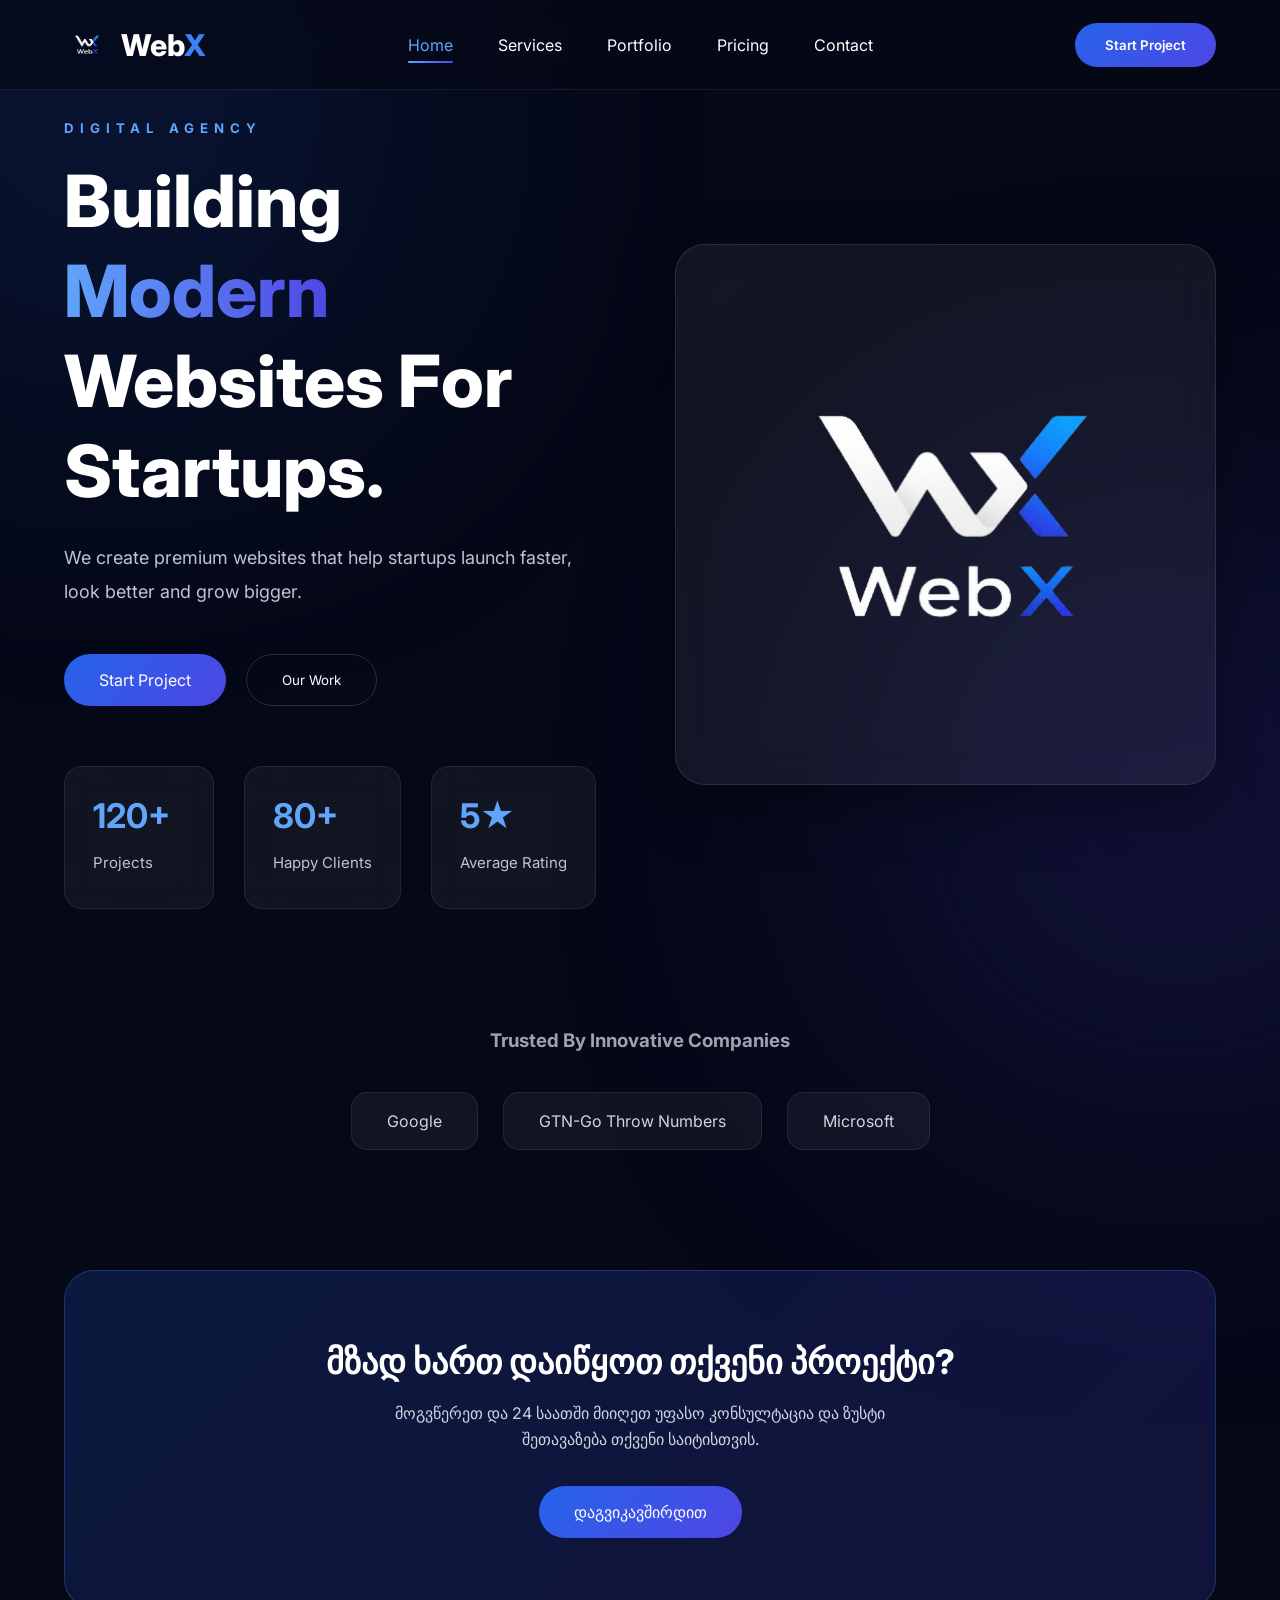
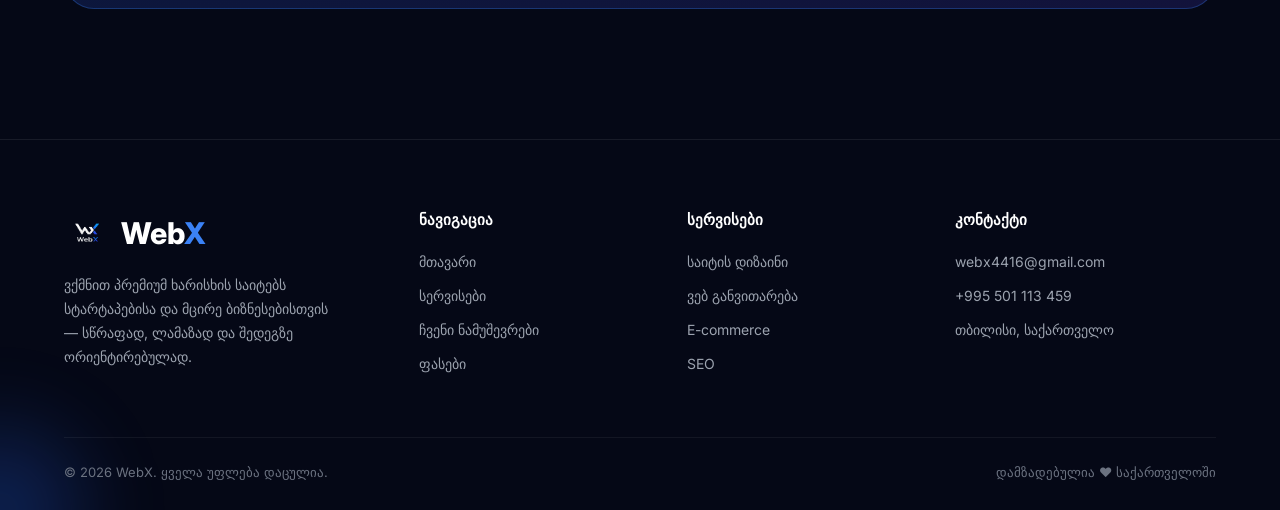
<file: index.html>
<!DOCTYPE html>
<html lang="ka">
<head>

    <meta charset="UTF-8">
    <meta name="viewport" content="width=device-width, initial-scale=1.0"> 
<meta name="google-site-verification" content="s93CuGlK6rKAL4qsILslyBq0ZxMl28fOBu7qmDHP6-4" />

    <title>WebX </title>

    <!-- Favicon -->
    <link rel="icon" type="image/png" href="ChatGPT_Image_Jul_2__2026__10_19_37_PM-removebg-preview.png">

    <link rel="stylesheet" href="style.css">

    <link href="https://fonts.googleapis.com/css2?family=Inter:wght@300;400;500;600;700;800;900&display=swap" rel="stylesheet">

</head>

<body>

<div class="background-glow glow1"></div>
<div class="background-glow glow2"></div>

<header>

<nav>

<div class="logo">

<img src="ChatGPT_Image_Jul_2__2026__10_19_37_PM-removebg-preview.png" alt="WebX logo">

<h2>Web<span>X</span></h2>

</div>

<ul>

<li><a href="index.html" class="active">Home</a></li>

<li><a href="services.html">Services</a></li>

<li><a href="portfolio.html">Portfolio</a></li>

<li><a href="pricing.html">Pricing</a></li>

<li><a href="contact.html">Contact</a></li>

</ul>

<button onclick="location.href='contact.html'">

Start Project

</button>

<button class="menu-toggle" aria-label="Toggle menu">

<span></span>

<span></span>

<span></span>

</button>

</nav>

</header>

<section class="hero">

<div class="hero-left">

<h5>

DIGITAL AGENCY

</h5>

<h1>

Building

<span>

Modern

</span>

Websites

For Startups.

</h1>

<p>

We create premium websites that help startups
launch faster, look better and grow bigger.

</p>

<div class="buttons">

<button class="primary" onclick="location.href='contact.html'">

Start Project

</button>

<button class="secondary" onclick="location.href='portfolio.html'">

Our Work

</button>

</div>

<div class="stats">

<div>

<h2>

120+

</h2>

<p>

Projects

</p>

</div>

<div>

<h2>

80+

</h2>

<p>

Happy Clients

</p>

</div>

<div>

<h2>

5★

</h2>

<p>

Average Rating

</p>

</div>

</div>

</div>

<div class="hero-right">

<div class="glass-card">

<img src="ChatGPT_Image_Jul_2__2026__10_19_37_PM-removebg-preview.png" alt="WebX website preview">

</div>

</div>

</section>

<section class="brands">

<h3>

Trusted By Innovative Companies

</h3>

<div class="brand-container">

<div class="brand">

Google

</div>

<!-- <div class="brand">

Spotify

</div> -->

<div class="brand">

GTN-Go Throw Numbers

</div>

<div class="brand">

 Microsoft

</div>

<!-- <div class="brand">

Figma

</div> -->

</div>

</section>

<section class="cta-band">

<h2>

მზად ხართ დაიწყოთ თქვენი პროექტი?

</h2>

<p>

მოგვწერეთ და 24 საათში მიიღეთ უფასო კონსულტაცია და ზუსტი შეთავაზება თქვენი საიტისთვის.

</p>

<button class="primary" onclick="location.href='contact.html'">

დაგვიკავშირდით

</button>

</section>

<footer>

<div class="footer-wrap">

<div class="footer-brand">

<div class="logo">

<img src="ChatGPT_Image_Jul_2__2026__10_19_37_PM-removebg-preview.png" alt="WebX logo">

<h2>Web<span>X</span></h2>

</div>

<p>

ვქმნით პრემიუმ ხარისხის საიტებს სტარტაპებისა და მცირე ბიზნესებისთვის — სწრაფად, ლამაზად და შედეგზე ორიენტირებულად.

</p>

</div>

<div class="footer-col">

<h4>ნავიგაცია</h4>

<ul>

<li><a href="index.html">მთავარი</a></li>

<li><a href="services.html">სერვისები</a></li>

<li><a href="portfolio.html">ჩვენი ნამუშევრები</a></li>

<li><a href="pricing.html">ფასები</a></li>

</ul>

</div>

<div class="footer-col">

<h4>სერვისები</h4>

<ul>

<li><a href="services.html">საიტის დიზაინი</a></li>

<li><a href="services.html">ვებ განვითარება</a></li>

<li><a href="services.html">E-commerce</a></li>

<li><a href="services.html">SEO</a></li>

</ul>

</div>

<div class="footer-col">

<h4>კონტაქტი</h4>

<ul>

<li><a href="mailto:webx4416@gmail.com">webx4416@gmail.com</a></li>

<li><a href="tel:+995501113459">+995 501 113 459</a></li>

<li><a href="contact.html">თბილისი, საქართველო</a></li>

</ul>

</div>

</div>

<div class="footer-bottom">

<p>© 2026 WebX. ყველა უფლება დაცულია.</p>

<p>დამზადებულია ❤ საქართველოში</p>

</div>

</footer>

<script src="webx.js"></script>

</body>

</html>
</file>
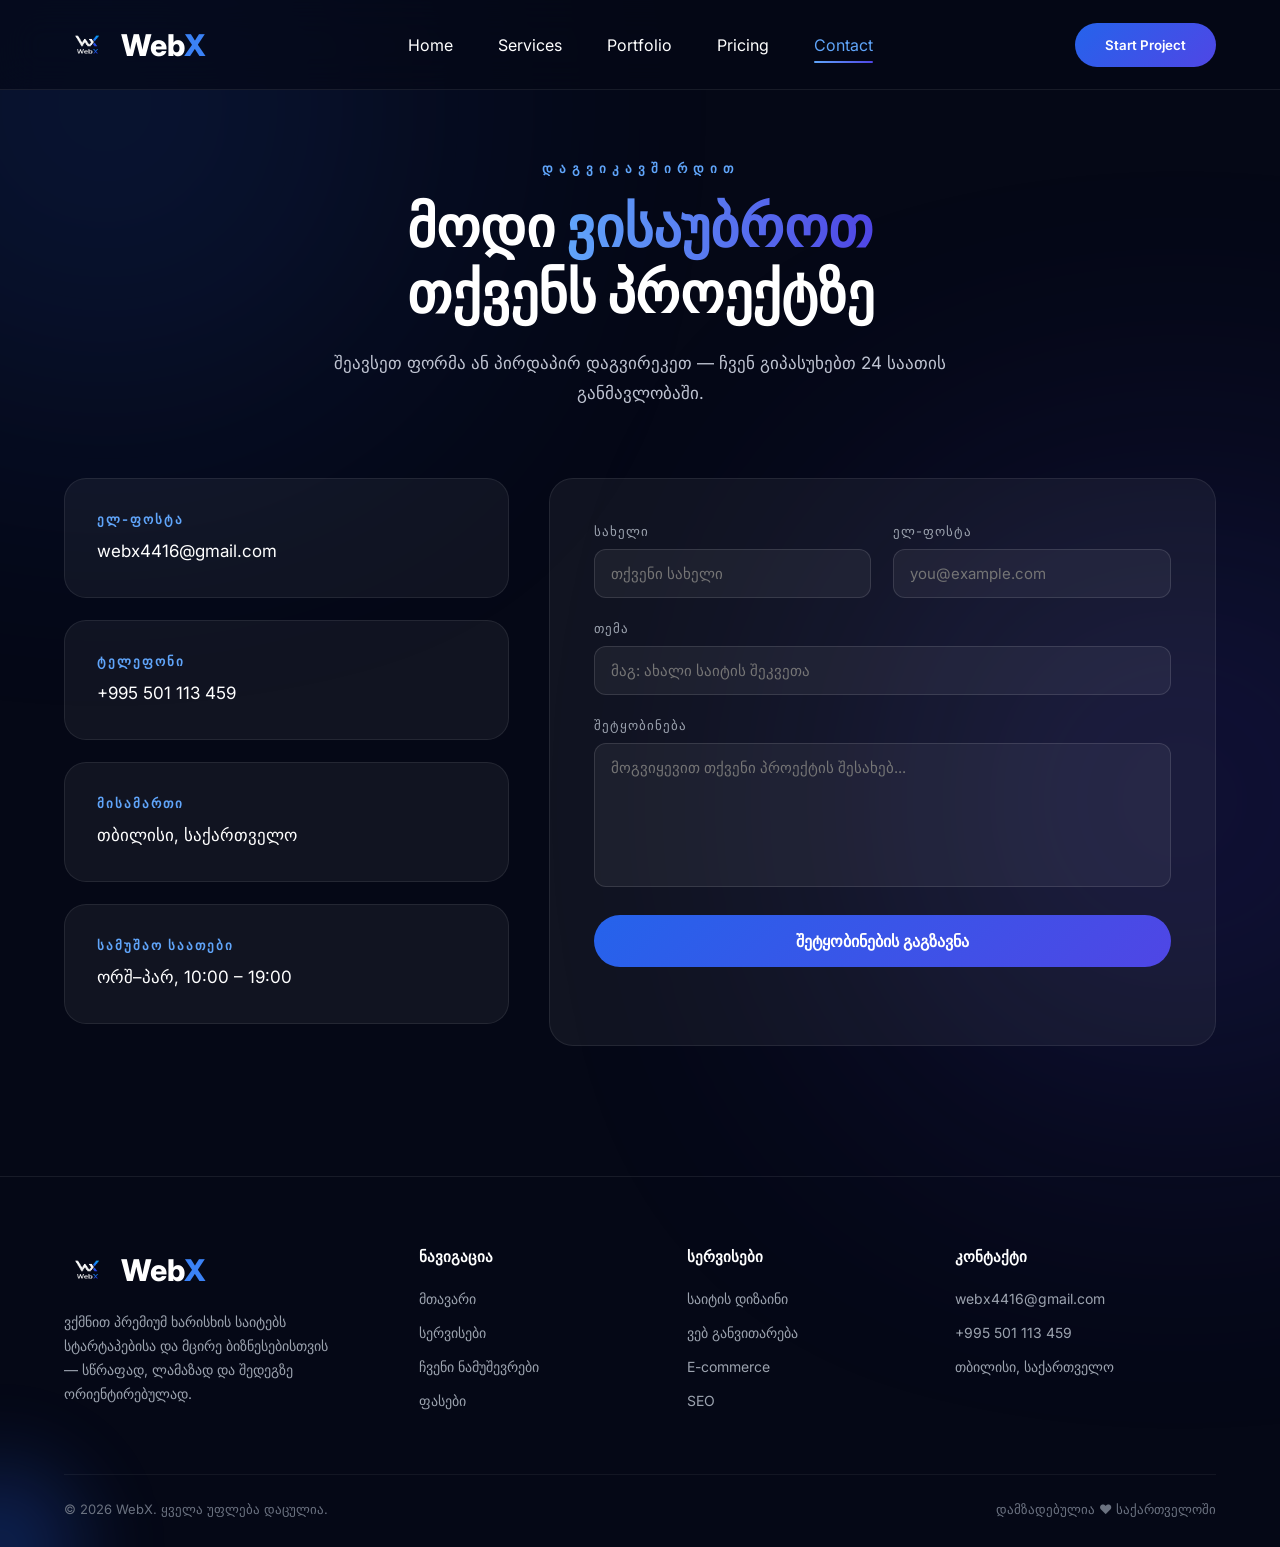
<file: contact.html>
<!DOCTYPE html>
<html lang="ka">

<head>

    <meta charset="UTF-8">
    <meta name="viewport" content="width=device-width, initial-scale=1.0"> 
<meta name="google-site-verification" content="s93CuGlK6rKAL4qsILslyBq0ZxMl28fOBu7qmDHP6-4" />

    <title>დაგვიკავშირდით | WebX</title> 
    <link rel="icon" type="image/png" href="ChatGPT_Image_Jul_2__2026__10_19_37_PM-removebg-preview.png">

    <link rel="stylesheet" href="style.css">

    <link href="https://fonts.googleapis.com/css2?family=Inter:wght@300;400;500;600;700;800;900&display=swap" rel="stylesheet">

</head>

<body>

<div class="background-glow glow1"></div>
<div class="background-glow glow2"></div>

<header>

<nav>

<div class="logo">

<img src="ChatGPT_Image_Jul_2__2026__10_19_37_PM-removebg-preview.png" alt="WebX logo">

<h2>Web<span>X</span></h2>

</div>

<ul>

<li><a href="index.html">Home</a></li>

<li><a href="services.html">Services</a></li>

<li><a href="portfolio.html">Portfolio</a></li>

<li><a href="pricing.html">Pricing</a></li>

<li><a href="contact.html" class="active">Contact</a></li>

</ul>

<button onclick="location.href='contact.html'">

Start Project

</button>

<button class="menu-toggle" aria-label="Toggle menu">

<span></span>

<span></span>

<span></span>

</button>

</nav>

</header>

<section class="page-hero">

<h5>

დაგვიკავშირდით

</h5>

<h1>

მოდი <span>ვისაუბროთ</span><br>თქვენს პროექტზე

</h1>

<p>

შეავსეთ ფორმა ან პირდაპირ დაგვირეკეთ — ჩვენ გიპასუხებთ 24 საათის განმავლობაში.

</p>

</section>

<section class="section">

<div class="contact-wrap">

<div class="contact-info">

<div class="contact-info-card">

<h4>ელ-ფოსტა</h4>

<p>webx4416@gmail.com</p>

</div>

<div class="contact-info-card">

<h4>ტელეფონი</h4>

<p>+995 501 113 459</p>

</div>

<div class="contact-info-card">

<h4>მისამართი</h4>

<p>თბილისი, საქართველო</p>

</div>

<div class="contact-info-card">

<h4>სამუშაო საათები</h4>

<p>ორშ–პარ, 10:00 – 19:00</p>

</div>

</div>

<div class="contact-form">

<form action="https://formspree.io/f/xkolkbkw" method="POST">

<div class="form-row">

<div class="form-group">

<label for="name">სახელი</label>

<input type="text" id="name" name="name" placeholder="თქვენი სახელი" required>

</div>

<div class="form-group">

<label for="email">ელ-ფოსტა</label>

<input type="email" id="email" name="email" placeholder="you@example.com" required>

</div>

</div>

<div class="form-row">

<div class="form-group full">

<label for="subject">თემა</label>

<input type="text" id="subject" name="subject" placeholder="მაგ: ახალი საიტის შეკვეთა">

</div>

</div>

<div class="form-row">

<div class="form-group full">

<label for="message">შეტყობინება</label>

<textarea id="message" name="message" rows="6" placeholder="მოგვიყევით თქვენი პროექტის შესახებ..." required></textarea>

</div>

</div>

<button type="submit">შეტყობინების გაგზავნა</button>

<p class="form-note"></p>

</form>

</div>

</div>

</section>

<footer>

<div class="footer-wrap">

<div class="footer-brand">

<div class="logo">

<img src="ChatGPT_Image_Jul_2__2026__10_19_37_PM-removebg-preview.png" alt="WebX logo">

<h2>Web<span>X</span></h2>

</div>

<p>

ვქმნით პრემიუმ ხარისხის საიტებს სტარტაპებისა და მცირე ბიზნესებისთვის — სწრაფად, ლამაზად და შედეგზე ორიენტირებულად.

</p>

</div>

<div class="footer-col">

<h4>ნავიგაცია</h4>

<ul>

<li><a href="index.html">მთავარი</a></li>

<li><a href="services.html">სერვისები</a></li>

<li><a href="portfolio.html">ჩვენი ნამუშევრები</a></li>

<li><a href="pricing.html">ფასები</a></li>

</ul>

</div>

<div class="footer-col">

<h4>სერვისები</h4>

<ul>

<li><a href="services.html">საიტის დიზაინი</a></li>

<li><a href="services.html">ვებ განვითარება</a></li>

<li><a href="services.html">E-commerce</a></li>

<li><a href="services.html">SEO</a></li>

</ul>

</div>

<div class="footer-col">

<h4>კონტაქტი</h4>

<ul>

<li><a href="mailto:webx4416@gmail.com">webx4416@gmail.com</a></li>

<li><a href="tel:+995501113459">+995 501 113 459</a></li>

<li><a href="contact.html">თბილისი, საქართველო</a></li>

</ul>

</div>

</div>

<div class="footer-bottom">

<p>© 2026 WebX. ყველა უფლება დაცულია.</p>

<p>დამზადებულია ❤ საქართველოში</p>

</div>

</footer>

<script src="webx.js"></script>

</body>

</html>
</file>
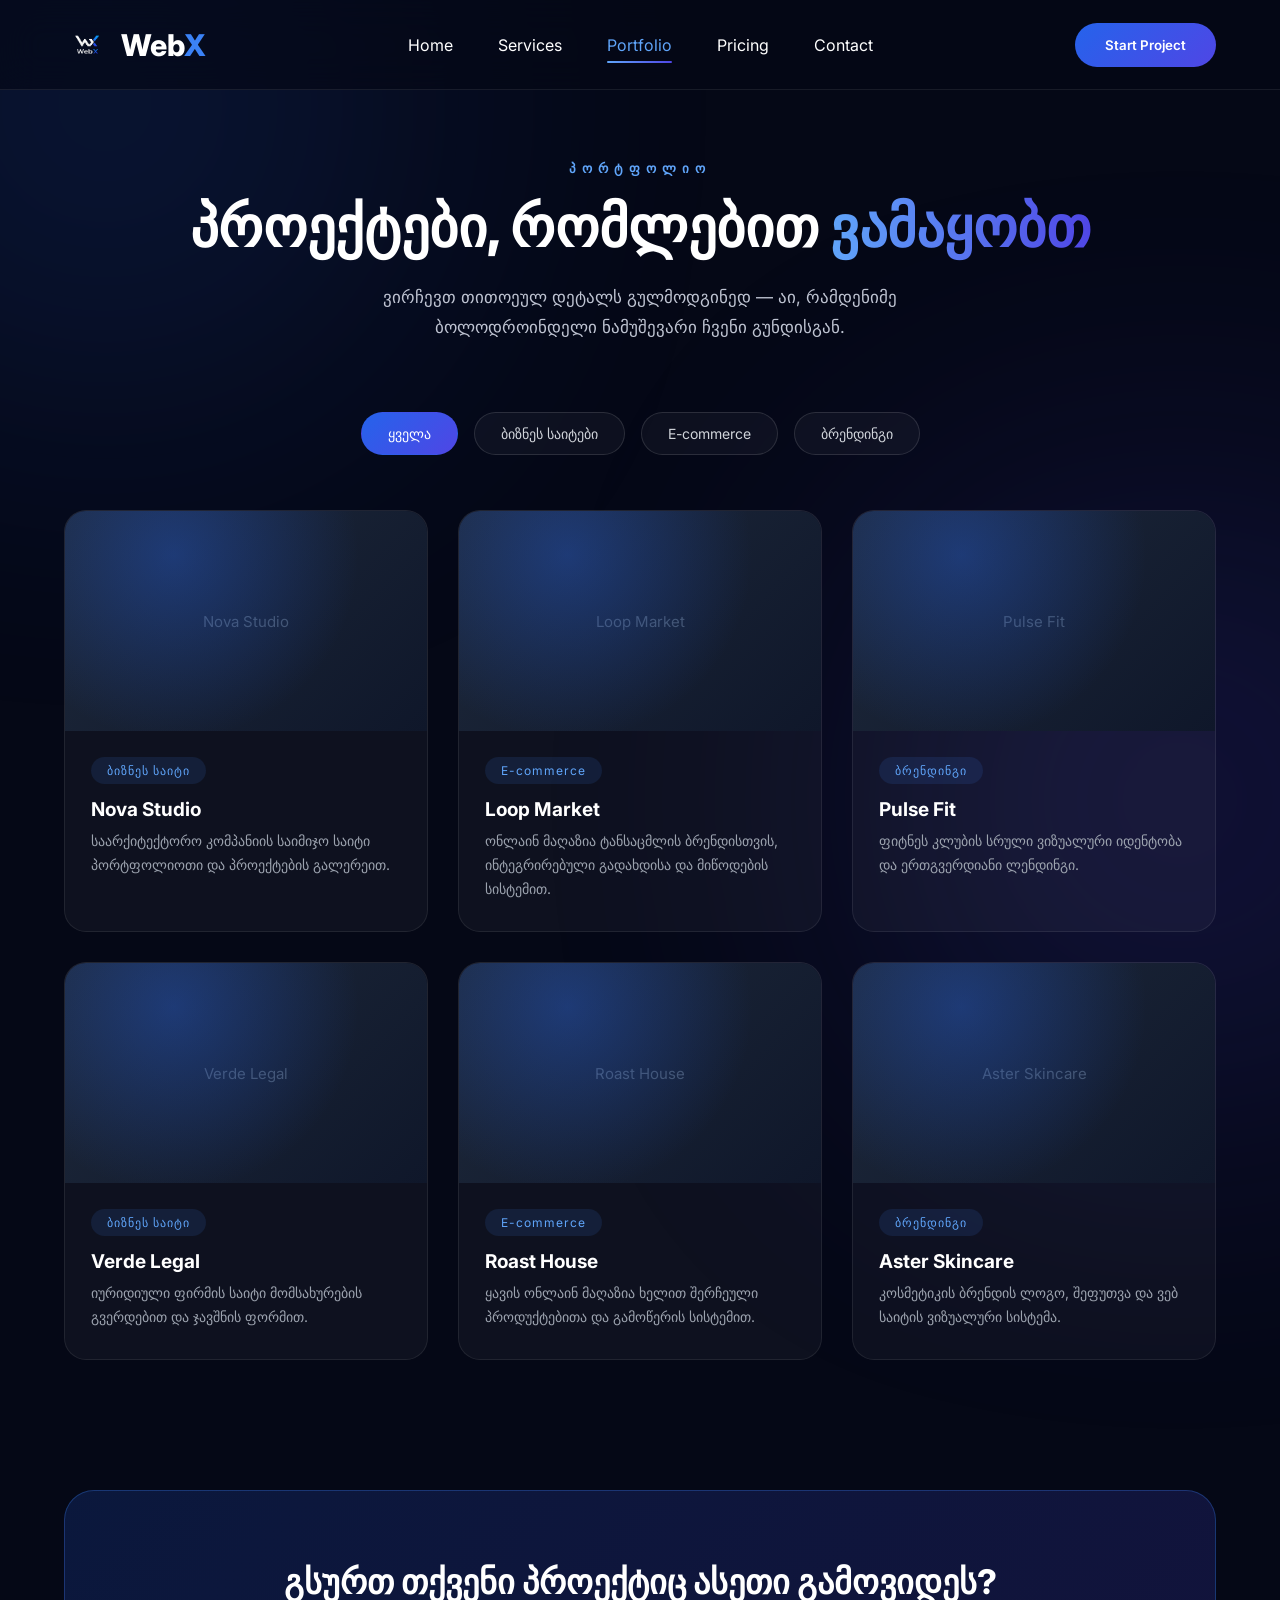
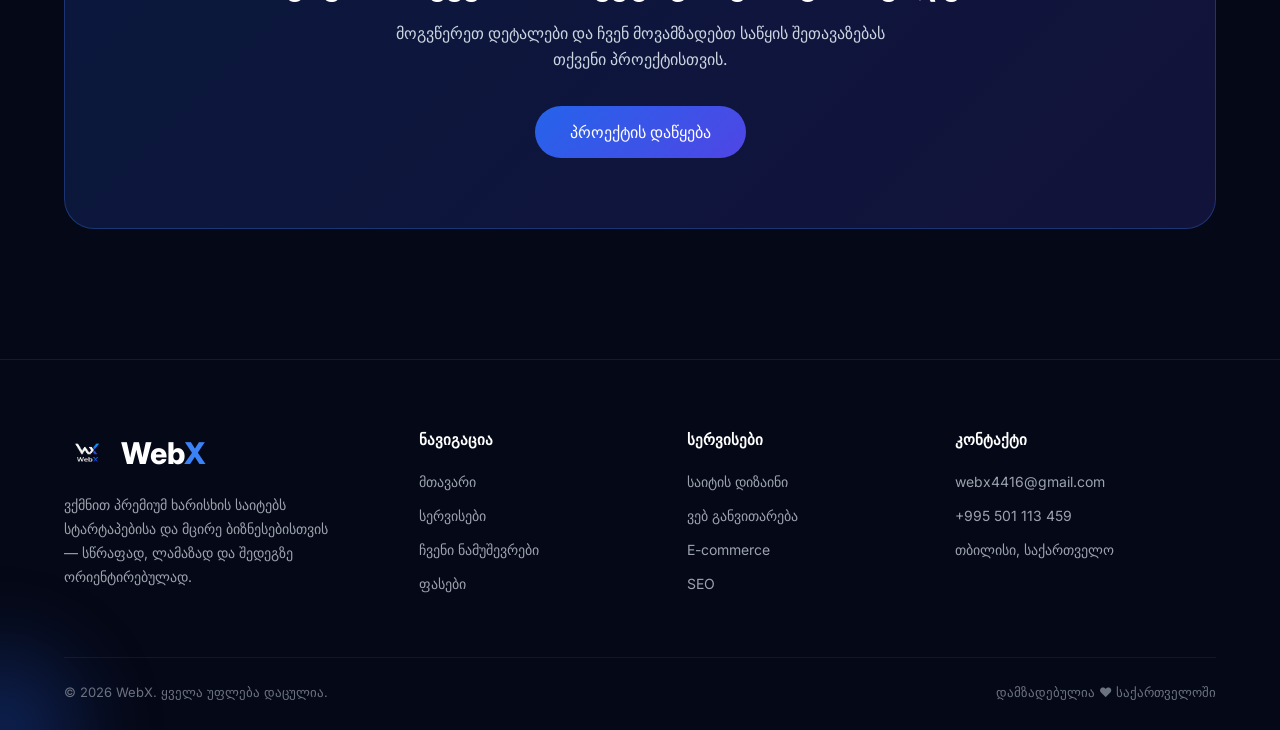
<file: portfolio.html>
<!DOCTYPE html>
<html lang="ka">

<head>

    <meta charset="UTF-8">
    <meta name="viewport" content="width=device-width, initial-scale=1.0"> 
 <meta name="google-site-verification" content="s93CuGlK6rKAL4qsILslyBq0ZxMl28fOBu7qmDHP6-4" />

    <title>ჩვენი ნამუშევრები | WebX</title> 
    <link rel="icon" type="image/png" href="ChatGPT_Image_Jul_2__2026__10_19_37_PM-removebg-preview.png">

    <link rel="stylesheet" href="style.css">

    <link href="https://fonts.googleapis.com/css2?family=Inter:wght@300;400;500;600;700;800;900&display=swap" rel="stylesheet">

</head>

<body>

<div class="background-glow glow1"></div>
<div class="background-glow glow2"></div>

<header>

<nav>

<div class="logo">

<img src="ChatGPT_Image_Jul_2__2026__10_19_37_PM-removebg-preview.png" alt="WebX logo">

<h2>Web<span>X</span></h2>

</div>

<ul>

<li><a href="index.html">Home</a></li>

<li><a href="services.html">Services</a></li>

<li><a href="portfolio.html" class="active">Portfolio</a></li>

<li><a href="pricing.html">Pricing</a></li>

<li><a href="contact.html">Contact</a></li>

</ul>

<button onclick="location.href='contact.html'">

Start Project

</button>

<button class="menu-toggle" aria-label="Toggle menu">

<span></span>

<span></span>

<span></span>

</button>

</nav>

</header>

<section class="page-hero">

<h5>

პორტფოლიო

</h5>

<h1>

პროექტები, რომლებით <span>ვამაყობთ</span>

</h1>

<p>

ვირჩევთ თითოეულ დეტალს გულმოდგინედ — აი, რამდენიმე ბოლოდროინდელი ნამუშევარი ჩვენი გუნდისგან.

</p>

</section>

<section class="section">

<div class="filter-bar">

<button class="filter-btn active" data-filter="all">ყველა</button>

<button class="filter-btn" data-filter="business">ბიზნეს საიტები</button>

<button class="filter-btn" data-filter="ecommerce">E-commerce</button>

<button class="filter-btn" data-filter="branding">ბრენდინგი</button>

</div>

<div class="portfolio-grid">

<div class="portfolio-card" data-category="business">

<div class="portfolio-thumb">Nova Studio</div>

<div class="portfolio-body">

<span class="portfolio-tag">ბიზნეს საიტი</span>

<h3>Nova Studio</h3>

<p>საარქიტექტორო კომპანიის საიმიჯო საიტი პორტფოლიოთი და პროექტების გალერეით.</p>

</div>

</div>

<div class="portfolio-card" data-category="ecommerce">

<div class="portfolio-thumb">Loop Market</div>

<div class="portfolio-body">

<span class="portfolio-tag">E-commerce</span>

<h3>Loop Market</h3>

<p>ონლაინ მაღაზია ტანსაცმლის ბრენდისთვის, ინტეგრირებული გადახდისა და მიწოდების სისტემით.</p>

</div>

</div>

<div class="portfolio-card" data-category="branding">

<div class="portfolio-thumb">Pulse Fit</div>

<div class="portfolio-body">

<span class="portfolio-tag">ბრენდინგი</span>

<h3>Pulse Fit</h3>

<p>ფიტნეს კლუბის სრული ვიზუალური იდენტობა და ერთგვერდიანი ლენდინგი.</p>

</div>

</div>

<div class="portfolio-card" data-category="business">

<div class="portfolio-thumb">Verde Legal</div>

<div class="portfolio-body">

<span class="portfolio-tag">ბიზნეს საიტი</span>

<h3>Verde Legal</h3>

<p>იურიდიული ფირმის საიტი მომსახურების გვერდებით და ჯავშნის ფორმით.</p>

</div>

</div>

<div class="portfolio-card" data-category="ecommerce">

<div class="portfolio-thumb">Roast House</div>

<div class="portfolio-body">

<span class="portfolio-tag">E-commerce</span>

<h3>Roast House</h3>

<p>ყავის ონლაინ მაღაზია ხელით შერჩეული პროდუქტებითა და გამოწერის სისტემით.</p>

</div>

</div>

<div class="portfolio-card" data-category="branding">

<div class="portfolio-thumb">Aster Skincare</div>

<div class="portfolio-body">

<span class="portfolio-tag">ბრენდინგი</span>

<h3>Aster Skincare</h3>

<p>კოსმეტიკის ბრენდის ლოგო, შეფუთვა და ვებ საიტის ვიზუალური სისტემა.</p>

</div>

</div>

</div>

</section>

<section class="cta-band">

<h2>

გსურთ თქვენი პროექტიც ასეთი გამოვიდეს?

</h2>

<p>

მოგვწერეთ დეტალები და ჩვენ მოვამზადებთ საწყის შეთავაზებას თქვენი პროექტისთვის.

</p>

<button class="primary" onclick="location.href='contact.html'">

პროექტის დაწყება

</button>

</section>

<footer>

<div class="footer-wrap">

<div class="footer-brand">

<div class="logo">

<img src="ChatGPT_Image_Jul_2__2026__10_19_37_PM-removebg-preview.png" alt="WebX logo">

<h2>Web<span>X</span></h2>

</div>

<p>

ვქმნით პრემიუმ ხარისხის საიტებს სტარტაპებისა და მცირე ბიზნესებისთვის — სწრაფად, ლამაზად და შედეგზე ორიენტირებულად.

</p>

</div>

<div class="footer-col">

<h4>ნავიგაცია</h4>

<ul>

<li><a href="index.html">მთავარი</a></li>

<li><a href="services.html">სერვისები</a></li>

<li><a href="portfolio.html">ჩვენი ნამუშევრები</a></li>

<li><a href="pricing.html">ფასები</a></li>

</ul>

</div>

<div class="footer-col">

<h4>სერვისები</h4>

<ul>

<li><a href="services.html">საიტის დიზაინი</a></li>

<li><a href="services.html">ვებ განვითარება</a></li>

<li><a href="services.html">E-commerce</a></li>

<li><a href="services.html">SEO</a></li>

</ul>

</div>

<div class="footer-col">

<h4>კონტაქტი</h4>

<ul>

<li><a href="mailto:webx4416@gmail.com">webx4416@gmail.com</a></li>

<li><a href="tel:+995501113459">+995 501 113 459</a></li>

<li><a href="contact.html">თბილისი, საქართველო</a></li>

</ul>

</div>

</div>

<div class="footer-bottom">

<p>© 2026 WebX. ყველა უფლება დაცულია.</p>

<p>დამზადებულია ❤ საქართველოში</p>

</div>

</footer>

<script src="webx.js"></script>

</body>

</html>
</file>
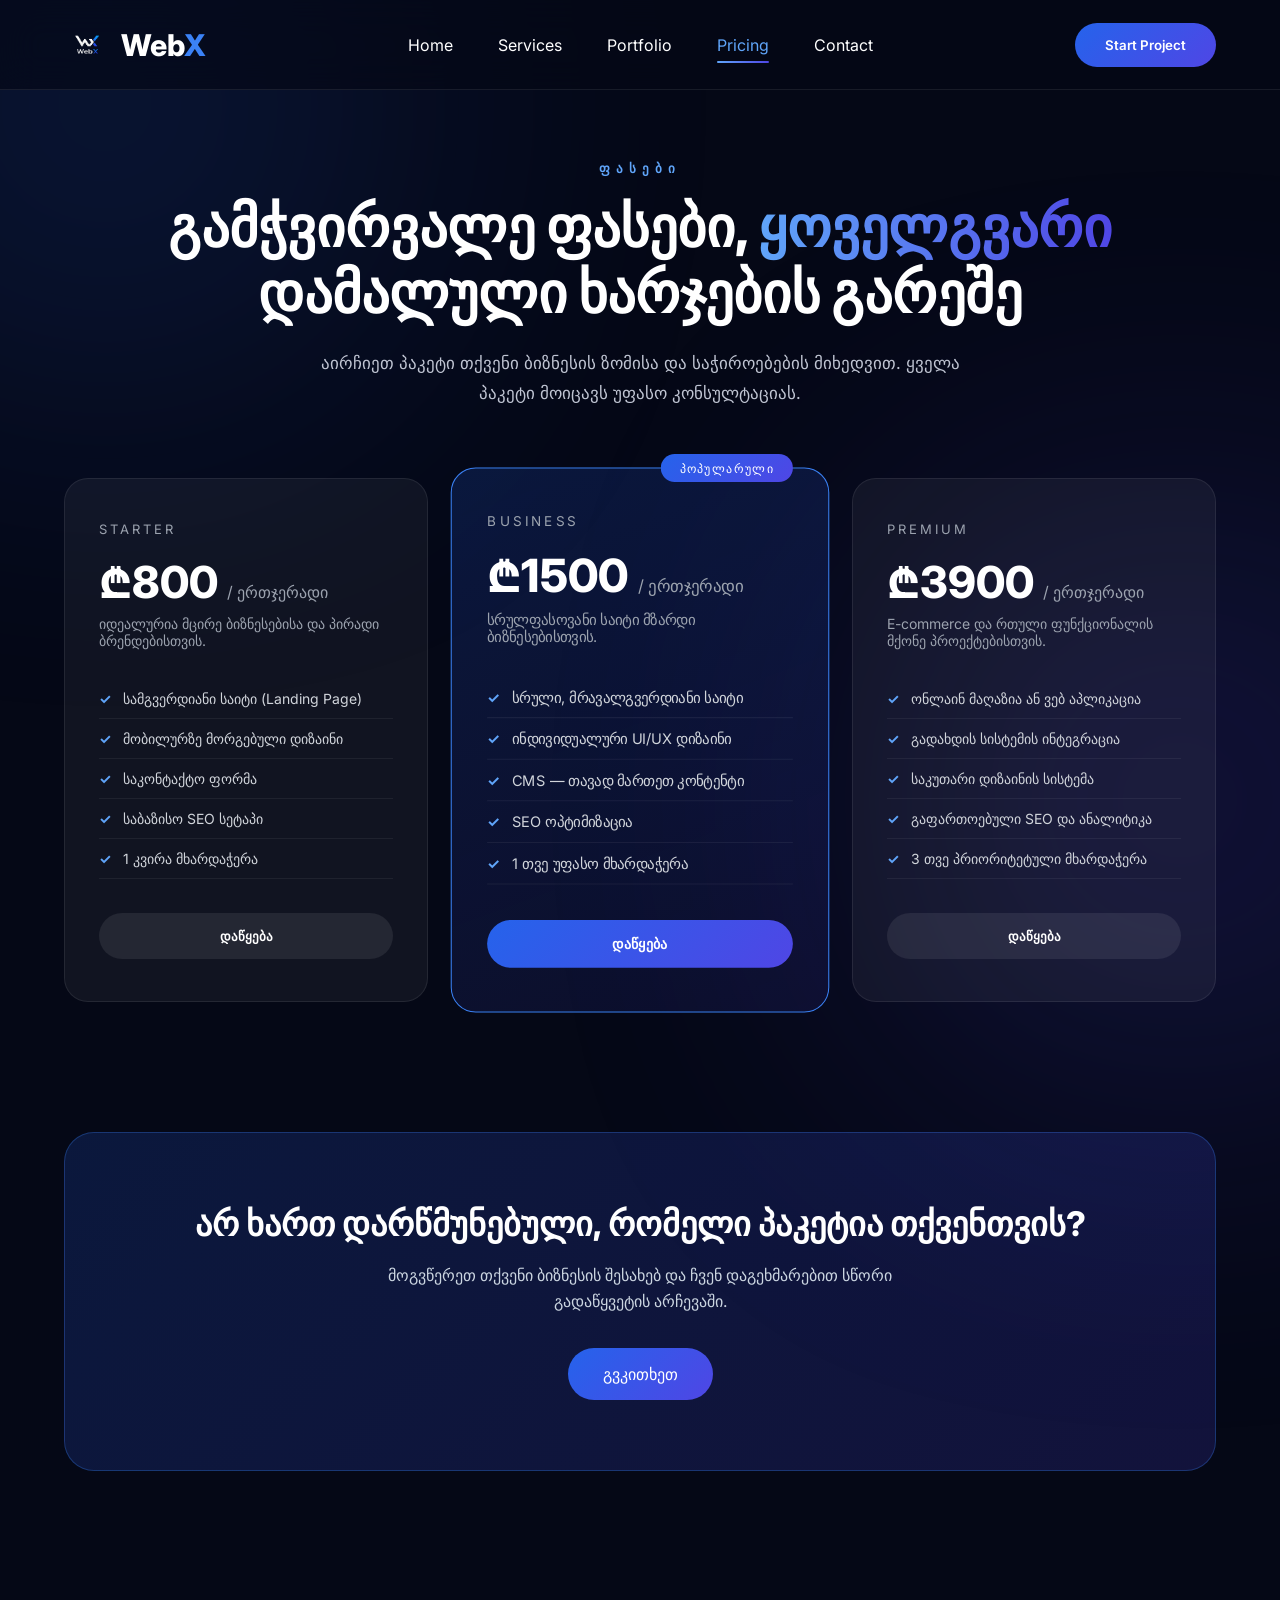
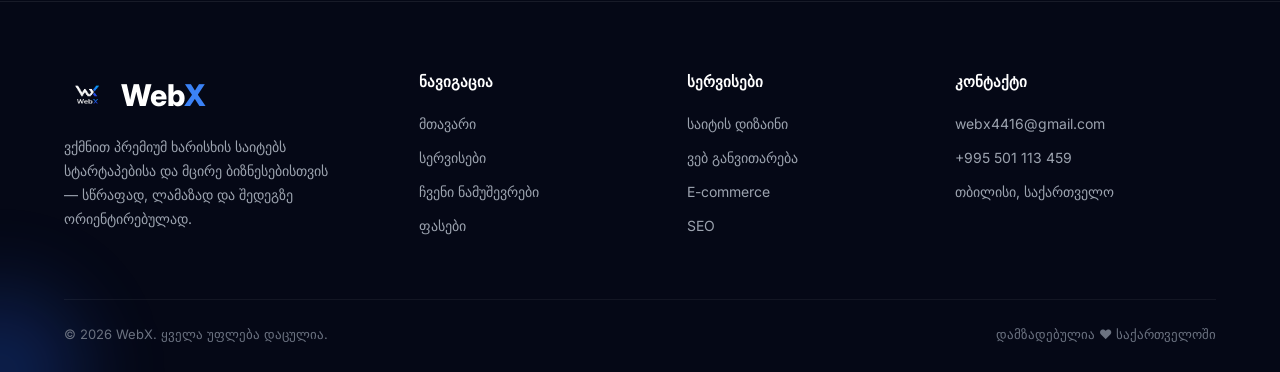
<file: pricing.html>
<!DOCTYPE html>
<html lang="ka">

<head>

    <meta charset="UTF-8">
    <meta name="viewport" content="width=device-width, initial-scale=1.0"> 
    <meta name="google-site-verification" content="s93CuGlK6rKAL4qsILslyBq0ZxMl28fOBu7qmDHP6-4" />

    <title>ფასები | WebX</title> 

    <link rel="icon" type="image/png" href="ChatGPT_Image_Jul_2__2026__10_19_37_PM-removebg-preview.png">

    <link rel="stylesheet" href="style.css">

    <link href="https://fonts.googleapis.com/css2?family=Inter:wght@300;400;500;600;700;800;900&display=swap" rel="stylesheet">

</head>

<body>

<div class="background-glow glow1"></div>
<div class="background-glow glow2"></div>

<header>

<nav>

<div class="logo">

<img src="ChatGPT_Image_Jul_2__2026__10_19_37_PM-removebg-preview.png" alt="WebX logo">

<h2>Web<span>X</span></h2>

</div>

<ul>

<li><a href="index.html">Home</a></li>

<li><a href="services.html">Services</a></li>

<li><a href="portfolio.html">Portfolio</a></li>

<li><a href="pricing.html" class="active">Pricing</a></li>

<li><a href="contact.html">Contact</a></li>

</ul>

<button onclick="location.href='contact.html'">

Start Project

</button>

<button class="menu-toggle" aria-label="Toggle menu">

<span></span>

<span></span>

<span></span>

</button>

</nav>

</header>

<section class="page-hero">

<h5>

ფასები

</h5>

<h1>

გამჭვირვალე ფასები, <span>ყოველგვარი</span><br>დამალული ხარჯების გარეშე

</h1>

<p>

აირჩიეთ პაკეტი თქვენი ბიზნესის ზომისა და საჭიროებების მიხედვით. ყველა პაკეტი მოიცავს უფასო კონსულტაციას.

</p>

</section>

<section class="section">

<div class="pricing-grid">

<div class="price-card">

<div class="price-plan">STARTER</div>

<div class="price-amount">₾800 <span>/ ერთჯერადი</span></div>

<div class="price-desc">იდეალურია მცირე ბიზნესებისა და პირადი ბრენდებისთვის.</div>

<ul class="price-features">

<li>სამგვერდიანი საიტი (Landing Page)</li>

<li>მობილურზე მორგებული დიზაინი</li>

<li>საკონტაქტო ფორმა</li>

<li>საბაზისო SEO სეტაპი</li>

<li>1 კვირა მხარდაჭერა</li>

</ul>

<button onclick="location.href='contact.html'">დაწყება</button>

</div>

<div class="price-card featured">

<div class="price-badge">პოპულარული</div>

<div class="price-plan">BUSINESS</div>

<div class="price-amount">₾1500 <span>/ ერთჯერადი</span></div>

<div class="price-desc">სრულფასოვანი საიტი მზარდი ბიზნესებისთვის.</div>

<ul class="price-features">

<li>სრული, მრავალგვერდიანი საიტი</li>

<li>ინდივიდუალური UI/UX დიზაინი</li>

<li>CMS — თავად მართეთ კონტენტი</li>

<li>SEO ოპტიმიზაცია</li>

<li>1 თვე უფასო მხარდაჭერა</li>

</ul>

<button onclick="location.href='contact.html'">დაწყება</button>

</div>

<div class="price-card">

<div class="price-plan">PREMIUM</div>

<div class="price-amount">₾3900 <span>/ ერთჯერადი</span></div>

<div class="price-desc">E-commerce და რთული ფუნქციონალის მქონე პროექტებისთვის.</div>

<ul class="price-features">

<li>ონლაინ მაღაზია ან ვებ აპლიკაცია</li>

<li>გადახდის სისტემის ინტეგრაცია</li>

<li>საკუთარი დიზაინის სისტემა</li>

<li>გაფართოებული SEO და ანალიტიკა</li>

<li>3 თვე პრიორიტეტული მხარდაჭერა</li>

</ul>

<button onclick="location.href='contact.html'">დაწყება</button>

</div>

</div>

</section>

<section class="cta-band">

<h2>

არ ხართ დარწმუნებული, რომელი პაკეტია თქვენთვის?

</h2>

<p>

მოგვწერეთ თქვენი ბიზნესის შესახებ და ჩვენ დაგეხმარებით სწორი გადაწყვეტის არჩევაში.

</p>

<button class="primary" onclick="location.href='contact.html'">

გვკითხეთ

</button>

</section>

<footer>

<div class="footer-wrap">

<div class="footer-brand">

<div class="logo">

<img src="ChatGPT_Image_Jul_2__2026__10_19_37_PM-removebg-preview.png" alt="WebX logo">

<h2>Web<span>X</span></h2>

</div>

<p>

ვქმნით პრემიუმ ხარისხის საიტებს სტარტაპებისა და მცირე ბიზნესებისთვის — სწრაფად, ლამაზად და შედეგზე ორიენტირებულად.

</p>

</div>

<div class="footer-col">

<h4>ნავიგაცია</h4>

<ul>

<li><a href="index.html">მთავარი</a></li>

<li><a href="services.html">სერვისები</a></li>

<li><a href="portfolio.html">ჩვენი ნამუშევრები</a></li>

<li><a href="pricing.html">ფასები</a></li>

</ul>

</div>

<div class="footer-col">

<h4>სერვისები</h4>

<ul>

<li><a href="services.html">საიტის დიზაინი</a></li>

<li><a href="services.html">ვებ განვითარება</a></li>

<li><a href="services.html">E-commerce</a></li>

<li><a href="services.html">SEO</a></li>

</ul>

</div>

<div class="footer-col">

<h4>კონტაქტი</h4>

<ul>

<li><a href="mailto:webx4416@gmail.com">webx4416@gmail.com</a></li>

<li><a href="tel:+995501113459">+995 501 113 459</a></li>

<li><a href="contact.html">თბილისი, საქართველო</a></li>

</ul>

</div>

</div>

<div class="footer-bottom">

<p>© 2026 WebX. ყველა უფლება დაცულია.</p>

<p>დამზადებულია ❤ საქართველოში</p>

</div>

</footer>

<script src="webx.js"></script>

</body>

</html>
</file>
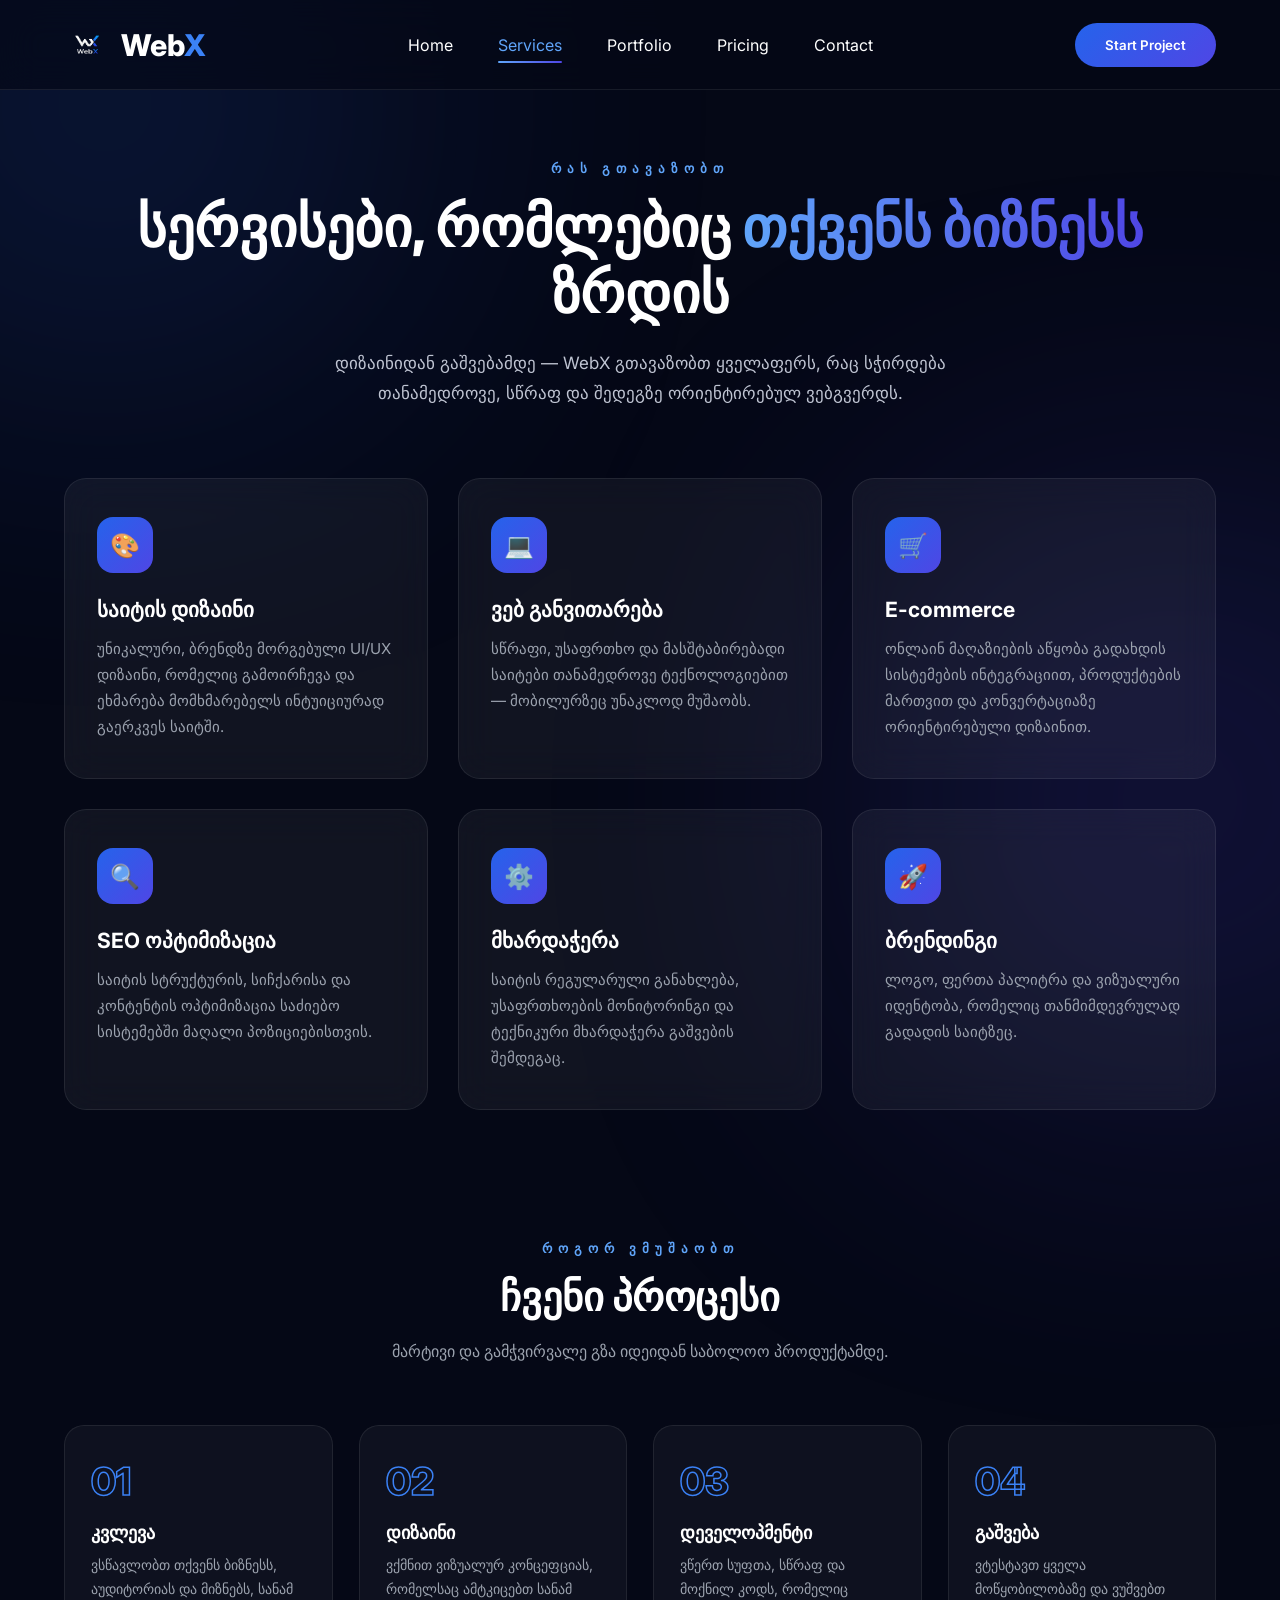
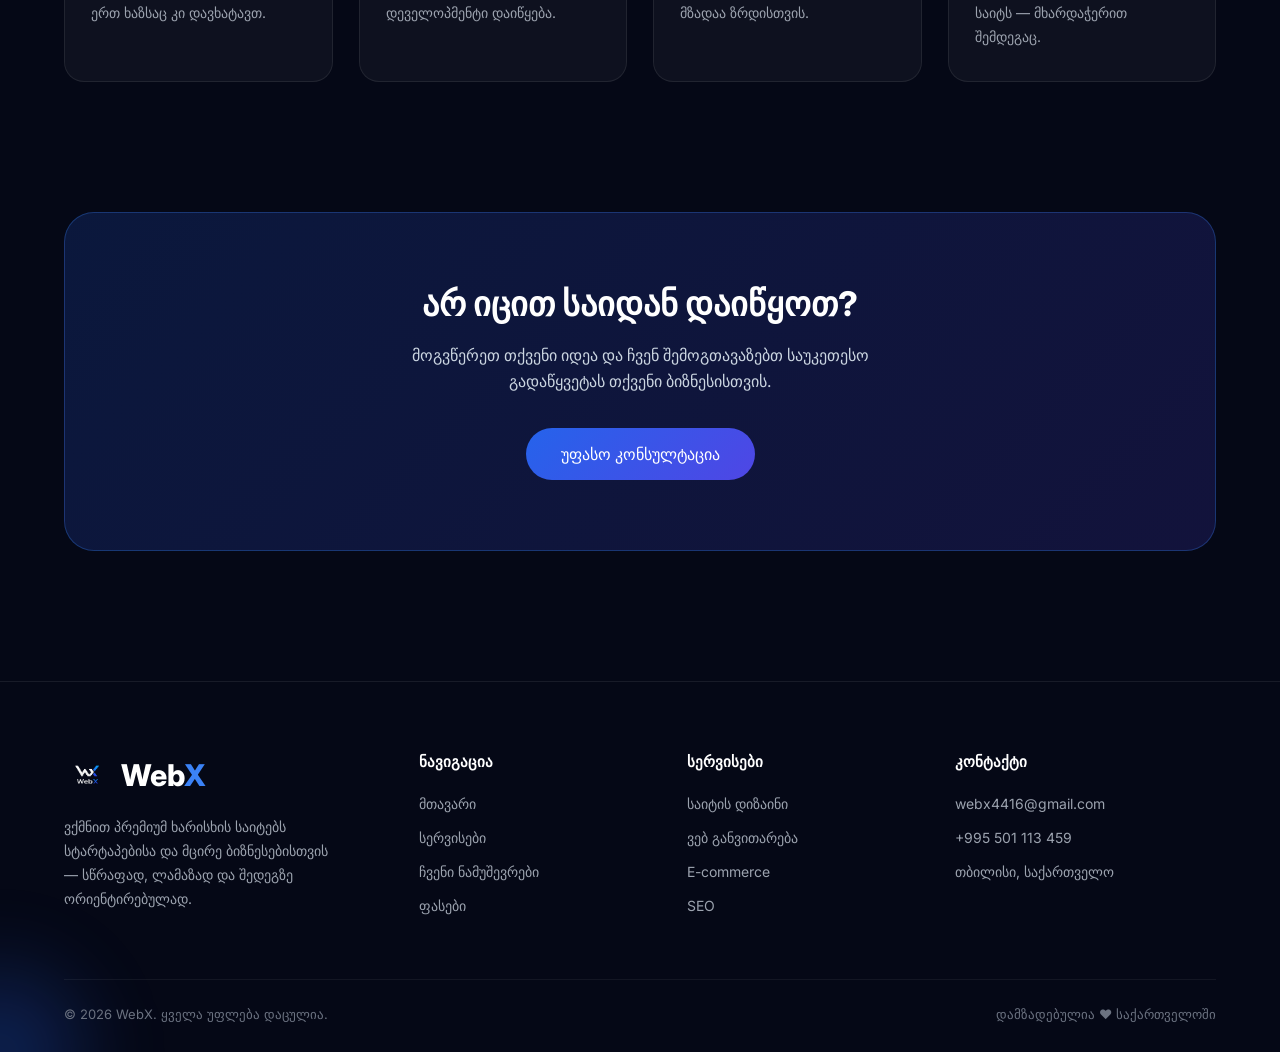
<file: services.html>
<!DOCTYPE html>
<html lang="ka">

<head>

    <meta charset="UTF-8">
    <meta name="viewport" content="width=device-width, initial-scale=1.0"> 
  <meta name="google-site-verification" content="s93CuGlK6rKAL4qsILslyBq0ZxMl28fOBu7qmDHP6-4" />

    <title>სერვისები | WebX</title>
<link rel="icon" type="image/png" href="ChatGPT_Image_Jul_2__2026__10_19_37_PM-removebg-preview.png">
    <link rel="stylesheet" href="style.css">

    <link href="https://fonts.googleapis.com/css2?family=Inter:wght@300;400;500;600;700;800;900&display=swap" rel="stylesheet">

</head>

<body>

<div class="background-glow glow1"></div>
<div class="background-glow glow2"></div>

<header>

<nav>

<div class="logo">

<img src="ChatGPT_Image_Jul_2__2026__10_19_37_PM-removebg-preview.png" alt="WebX logo">

<h2>Web<span>X</span></h2>

</div>

<ul>

<li><a href="index.html">Home</a></li>

<li><a href="services.html" class="active">Services</a></li>

<li><a href="portfolio.html">Portfolio</a></li>

<li><a href="pricing.html">Pricing</a></li>

<li><a href="contact.html">Contact</a></li>

</ul>

<button onclick="location.href='contact.html'">

Start Project

</button>

<button class="menu-toggle" aria-label="Toggle menu">

<span></span>

<span></span>

<span></span>

</button>

</nav>

</header>

<section class="page-hero">

<h5>

რას გთავაზობთ

</h5>

<h1>

სერვისები, რომლებიც <span>თქვენს ბიზნესს</span><br>ზრდის

</h1>

<p>

დიზაინიდან გაშვებამდე — WebX გთავაზობთ ყველაფერს, რაც სჭირდება თანამედროვე,
სწრაფ და შედეგზე ორიენტირებულ ვებგვერდს.

</p>

</section>

<section class="section">

<div class="services-grid">

<div class="service-card">

<div class="service-icon">🎨</div>

<h3>საიტის დიზაინი</h3>

<p>უნიკალური, ბრენდზე მორგებული UI/UX დიზაინი, რომელიც გამოირჩევა და ეხმარება მომხმარებელს ინტუიციურად გაერკვეს საიტში.</p>

</div>

<div class="service-card">

<div class="service-icon">💻</div>

<h3>ვებ განვითარება</h3>

<p>სწრაფი, უსაფრთხო და მასშტაბირებადი საიტები თანამედროვე ტექნოლოგიებით — მობილურზეც უნაკლოდ მუშაობს.</p>

</div>

<div class="service-card">

<div class="service-icon">🛒</div>

<h3>E-commerce</h3>

<p>ონლაინ მაღაზიების აწყობა გადახდის სისტემების ინტეგრაციით, პროდუქტების მართვით და კონვერტაციაზე ორიენტირებული დიზაინით.</p>

</div>

<div class="service-card">

<div class="service-icon">🔍</div>

<h3>SEO ოპტიმიზაცია</h3>

<p>საიტის სტრუქტურის, სიჩქარისა და კონტენტის ოპტიმიზაცია საძიებო სისტემებში მაღალი პოზიციებისთვის.</p>

</div>

<div class="service-card">

<div class="service-icon">⚙️</div>

<h3>მხარდაჭერა</h3>

<p>საიტის რეგულარული განახლება, უსაფრთხოების მონიტორინგი და ტექნიკური მხარდაჭერა გაშვების შემდეგაც.</p>

</div>

<div class="service-card">

<div class="service-icon">🚀</div>

<h3>ბრენდინგი</h3>

<p>ლოგო, ფერთა პალიტრა და ვიზუალური იდენტობა, რომელიც თანმიმდევრულად გადადის საიტზეც.</p>

</div>

</div>

</section>

<section class="section">

<div class="section-head">

<h5>როგორ ვმუშაობთ</h5>

<h2>ჩვენი პროცესი</h2>

<p>მარტივი და გამჭვირვალე გზა იდეიდან საბოლოო პროდუქტამდე.</p>

</div>

<div class="process-grid">

<div class="process-card">

<div class="process-num">01</div>

<h4>კვლევა</h4>

<p>ვსწავლობთ თქვენს ბიზნესს, აუდიტორიას და მიზნებს, სანამ ერთ ხაზსაც კი დავხატავთ.</p>

</div>

<div class="process-card">

<div class="process-num">02</div>

<h4>დიზაინი</h4>

<p>ვქმნით ვიზუალურ კონცეფციას, რომელსაც ამტკიცებთ სანამ დეველოპმენტი დაიწყება.</p>

</div>

<div class="process-card">

<div class="process-num">03</div>

<h4>დეველოპმენტი</h4>

<p>ვწერთ სუფთა, სწრაფ და მოქნილ კოდს, რომელიც მზადაა ზრდისთვის.</p>

</div>

<div class="process-card">

<div class="process-num">04</div>

<h4>გაშვება</h4>

<p>ვტესტავთ ყველა მოწყობილობაზე და ვუშვებთ საიტს — მხარდაჭერით შემდეგაც.</p>

</div>

</div>

</section>

<section class="cta-band">

<h2>

არ იცით საიდან დაიწყოთ?

</h2>

<p>

მოგვწერეთ თქვენი იდეა და ჩვენ შემოგთავაზებთ საუკეთესო გადაწყვეტას თქვენი ბიზნესისთვის.

</p>

<button class="primary" onclick="location.href='contact.html'">

უფასო კონსულტაცია

</button>

</section>

<footer>

<div class="footer-wrap">

<div class="footer-brand">

<div class="logo">

<img src="ChatGPT_Image_Jul_2__2026__10_19_37_PM-removebg-preview.png" alt="WebX logo">

<h2>Web<span>X</span></h2>

</div>

<p>

ვქმნით პრემიუმ ხარისხის საიტებს სტარტაპებისა და მცირე ბიზნესებისთვის — სწრაფად, ლამაზად და შედეგზე ორიენტირებულად.

</p>

</div>

<div class="footer-col">

<h4>ნავიგაცია</h4>

<ul>

<li><a href="index.html">მთავარი</a></li>

<li><a href="services.html">სერვისები</a></li>

<li><a href="portfolio.html">ჩვენი ნამუშევრები</a></li>

<li><a href="pricing.html">ფასები</a></li>

</ul>

</div>

<div class="footer-col">

<h4>სერვისები</h4>

<ul>

<li><a href="services.html">საიტის დიზაინი</a></li>

<li><a href="services.html">ვებ განვითარება</a></li>

<li><a href="services.html">E-commerce</a></li>

<li><a href="services.html">SEO</a></li>

</ul>

</div>

<div class="footer-col">

<h4>კონტაქტი</h4>

<ul>

<li><a href="mailto:webx4416@gmail.com">webx4416@gmail.com</a></li>

<li><a href="tel:+995501113459">+995 501 113 459</a></li>

<li><a href="contact.html">თბილისი, საქართველო</a></li>

</ul>

</div>

</div>

<div class="footer-bottom">

<p>© 2026 WebX. ყველა უფლება დაცულია.</p>

<p>დამზადებულია ❤ საქართველოში</p>

</div>

</footer>

<script src="webx.js"></script>

</body>

</html>
</file>
<file: style.css>
/* ============================= */
/* GOOGLE FONT */
/* ============================= */

*{
    margin:0;
    padding:0;
    box-sizing:border-box;
    font-family:'Inter',sans-serif;
}

html{
    scroll-behavior:smooth;
}

body{
    background:#050816;
    color:white;
    overflow-x:hidden;
}

/* ============================= */
/* BACKGROUND GLOW */
/* ============================= */

.background-glow{
    position:fixed;
    border-radius:50%;
    filter:blur(180px);
    z-index:-1;
}

.glow1{
    width:450px;
    height:450px;
    background:#2563eb;
    top:-120px;
    left:-120px;
    opacity:.30;
}

.glow2{
    width:500px;
    height:500px;
    background:#4f46e5;
    bottom:-150px;
    right:-150px;
    opacity:.30;
}

/* ============================= */
/* NAVBAR */
/* ============================= */

header{
    width:100%;
    position:fixed;
    top:0;
    left:0;
    backdrop-filter:blur(18px);
    background:rgba(5,8,22,.65);
    border-bottom:1px solid rgba(255,255,255,.08);
    z-index:999;
}

nav{
    width:90%;
    max-width:1400px;
    margin:auto;
    display:flex;
    justify-content:space-between;
    align-items:center;
    padding:22px 0;
}

.logo{
    display:flex;
    align-items:center;
    gap:12px;
}

.logo img{
    width:45px;
}

.logo h2{
    font-size:30px;
    font-weight:800;
}

.logo span{
    color:#3b82f6;
}

nav ul{
    display:flex;
    list-style:none;
    gap:45px;
}

nav ul li a{
    color:white;
    text-decoration:none;
    transition:.35s;
    font-size:16px;
    position:relative;
    padding-bottom:4px;
}

nav ul li a:hover{
    color:#3b82f6;
}

nav ul li a.active{
    color:#60a5fa;
}

nav ul li a.active::after{
    content:'';
    position:absolute;
    left:0;
    bottom:-4px;
    width:100%;
    height:2px;
    background:linear-gradient(90deg,#60a5fa,#4f46e5);
    border-radius:2px;
}

nav button{
    padding:14px 30px;
    border:none;
    border-radius:50px;
    background:linear-gradient(135deg,#2563eb,#4f46e5);
    color:white;
    cursor:pointer;
    font-weight:600;
    transition:.35s;
}

nav button:hover{
    transform:translateY(-3px);
    box-shadow:0 0 30px rgba(37,99,235,.45);
}

.menu-toggle{
    display:none;
    flex-direction:column;
    gap:5px;
    background:transparent;
    border:none;
    cursor:pointer;
    padding:8px;
}

.menu-toggle span{
    width:26px;
    height:2px;
    background:white;
    border-radius:2px;
    transition:.35s;
}

@media(max-width:992px){

nav ul.mobile-open{
    display:flex;
    flex-direction:column;
    position:absolute;
    top:100%;
    left:0;
    width:100%;
    background:rgba(5,8,22,.97);
    backdrop-filter:blur(18px);
    padding:30px 8%;
    gap:26px;
    border-bottom:1px solid rgba(255,255,255,.08);
}

}

/* ============================= */
/* HERO */
/* ============================= */

.hero{
    width:90%;
    max-width:1400px;
    margin:auto;
    min-height:100vh;
    display:grid;
    grid-template-columns:1fr 1fr;
    align-items:center;
    gap:70px;
    padding-top:120px;
}

.hero h5{
    color:#60a5fa;
    letter-spacing:6px;
    margin-bottom:20px;
}

.hero h1{
    font-size:72px;
    line-height:90px;
    font-weight:800;
}

.hero h1 span{
    background:linear-gradient(90deg,#60a5fa,#4f46e5);
    -webkit-background-clip:text;
    -webkit-text-fill-color:transparent;
}

.hero p{
    color:#bfc4d2;
    font-size:18px;
    line-height:34px;
    margin-top:25px;
    max-width:560px;
}

.buttons{
    display:flex;
    gap:20px;
    margin-top:45px;
}

.primary{
    padding:16px 35px;
    border:none;
    border-radius:50px;
    background:linear-gradient(135deg,#2563eb,#4f46e5);
    color:white;
    cursor:pointer;
    transition:.35s;
    font-size:16px;
}

.primary:hover{
    transform:translateY(-4px);
    box-shadow:0 0 35px rgba(37,99,235,.45);
}

.secondary{
    padding:16px 35px;
    border-radius:50px;
    border:1px solid rgba(255,255,255,.15);
    background:transparent;
    color:white;
    cursor:pointer;
    transition:.35s;
}

.secondary:hover{
    background:white;
    color:black;
}

/* ============================= */
/* STATS */
/* ============================= */

.stats{
    display:flex;
    gap:30px;
    margin-top:60px;
}

.stats div{
    background:rgba(255,255,255,.05);
    border:1px solid rgba(255,255,255,.08);
    backdrop-filter:blur(18px);
    border-radius:18px;
    padding:28px;
    min-width:150px;
    transition:.35s;
}

.stats div:hover{
    transform:translateY(-8px);
    border-color:#3b82f6;
}

.stats h2{
    font-size:34px;
    color:#60a5fa;
}

.stats p{
    margin-top:10px;
    font-size:15px;
}

/* ============================= */
/* HERO IMAGE */
/* ============================= */

.hero-right{
    display:flex;
    justify-content:center;
}

.glass-card{
    width:100%;
    max-width:550px;
    background:rgba(255,255,255,.06);
    border:1px solid rgba(255,255,255,.1);
    border-radius:30px;
    padding:18px;
    backdrop-filter:blur(20px);
    box-shadow:0 20px 60px rgba(0,0,0,.4);
}

.glass-card img{
    width:100%;
    display:block;
    border-radius:22px;
}

/* ============================= */
/* BRANDS */
/* ============================= */

.brands{
    width:90%;
    max-width:1400px;
    margin:120px auto;
    text-align:center;
}

.brands h3{
    color:#9ca3af;
    margin-bottom:40px;
}

.brand-container{
    display:flex;
    justify-content:center;
    flex-wrap:wrap;
    gap:25px;
}

.brand{
    padding:18px 35px;
    border-radius:16px;
    background:rgba(255,255,255,.05);
    border:1px solid rgba(255,255,255,.08);
    color:#d1d5db;
    transition:.35s;
}

.brand:hover{
    border-color:#3b82f6;
    transform:translateY(-5px);
    color:white;
}

/* ============================= */
/* PAGE HEADER (inner pages) */
/* ============================= */

.page-hero{
    width:90%;
    max-width:1400px;
    margin:auto;
    padding-top:160px;
    padding-bottom:70px;
    text-align:center;
}

.page-hero h5{
    color:#60a5fa;
    letter-spacing:6px;
    margin-bottom:18px;
}

.page-hero h1{
    font-size:56px;
    font-weight:800;
    line-height:66px;
}

.page-hero h1 span{
    background:linear-gradient(90deg,#60a5fa,#4f46e5);
    -webkit-background-clip:text;
    -webkit-text-fill-color:transparent;
}

.page-hero p{
    color:#bfc4d2;
    font-size:17px;
    line-height:30px;
    max-width:640px;
    margin:22px auto 0;
}

/* ============================= */
/* SECTION SHELL */
/* ============================= */

.section{
    width:90%;
    max-width:1400px;
    margin:0 auto 130px;
}

.section-head{
    text-align:center;
    margin-bottom:60px;
}

.section-head h5{
    color:#60a5fa;
    letter-spacing:6px;
    margin-bottom:16px;
}

.section-head h2{
    font-size:40px;
    font-weight:800;
}

.section-head p{
    color:#9ca3af;
    max-width:560px;
    margin:16px auto 0;
    line-height:28px;
}

/* ============================= */
/* SERVICES GRID */
/* ============================= */

.services-grid{
    display:grid;
    grid-template-columns:repeat(3,1fr);
    gap:30px;
}

.service-card{
    background:rgba(255,255,255,.05);
    border:1px solid rgba(255,255,255,.08);
    backdrop-filter:blur(18px);
    border-radius:22px;
    padding:38px 32px;
    transition:.35s;
}

.service-card:hover{
    transform:translateY(-8px);
    border-color:#3b82f6;
    box-shadow:0 20px 50px rgba(37,99,235,.15);
}

.service-icon{
    width:56px;
    height:56px;
    border-radius:16px;
    background:linear-gradient(135deg,#2563eb,#4f46e5);
    display:flex;
    align-items:center;
    justify-content:center;
    font-size:24px;
    margin-bottom:24px;
}

.service-card h3{
    font-size:21px;
    margin-bottom:14px;
}

.service-card p{
    color:#9ca3af;
    line-height:26px;
    font-size:15px;
}

/* ============================= */
/* PROCESS */
/* ============================= */

.process-grid{
    display:grid;
    grid-template-columns:repeat(4,1fr);
    gap:26px;
}

.process-card{
    position:relative;
    padding:32px 26px;
    border-radius:20px;
    background:rgba(255,255,255,.04);
    border:1px solid rgba(255,255,255,.08);
}

.process-num{
    font-size:38px;
    font-weight:800;
    color:transparent;
    -webkit-text-stroke:1.5px #3b82f6;
    margin-bottom:18px;
}

.process-card h4{
    font-size:18px;
    margin-bottom:10px;
}

.process-card p{
    color:#9ca3af;
    font-size:14px;
    line-height:24px;
}

/* ============================= */
/* PORTFOLIO GRID */
/* ============================= */

.filter-bar{
    display:flex;
    justify-content:center;
    gap:16px;
    flex-wrap:wrap;
    margin-bottom:55px;
}

.filter-btn{
    padding:12px 26px;
    border-radius:50px;
    border:1px solid rgba(255,255,255,.12);
    background:rgba(255,255,255,.04);
    color:#d1d5db;
    cursor:pointer;
    transition:.3s;
    font-size:14px;
}

.filter-btn:hover,
.filter-btn.active{
    background:linear-gradient(135deg,#2563eb,#4f46e5);
    border-color:transparent;
    color:white;
}

.portfolio-grid{
    display:grid;
    grid-template-columns:repeat(3,1fr);
    gap:30px;
}

.portfolio-card{
    position:relative;
    border-radius:22px;
    overflow:hidden;
    border:1px solid rgba(255,255,255,.08);
    background:rgba(255,255,255,.04);
    transition:.35s;
}

.portfolio-card:hover{
    transform:translateY(-8px);
    border-color:#3b82f6;
}

.portfolio-thumb{
    width:100%;
    height:220px;
    background:linear-gradient(135deg,#1e293b,#0f172a);
    display:flex;
    align-items:center;
    justify-content:center;
    font-size:15px;
    color:#475569;
    position:relative;
    overflow:hidden;
}

.portfolio-thumb::after{
    content:'';
    position:absolute;
    inset:0;
    background:radial-gradient(circle at 30% 20%,rgba(37,99,235,.35),transparent 60%);
}

.portfolio-body{
    padding:26px 26px 30px;
}

.portfolio-tag{
    display:inline-block;
    padding:6px 16px;
    border-radius:50px;
    background:rgba(59,130,246,.12);
    color:#60a5fa;
    font-size:12px;
    letter-spacing:1px;
    margin-bottom:14px;
}

.portfolio-body h3{
    font-size:19px;
    margin-bottom:8px;
}

.portfolio-body p{
    color:#9ca3af;
    font-size:14px;
    line-height:24px;
}

/* ============================= */
/* PRICING */
/* ============================= */

.pricing-grid{
    display:grid;
    grid-template-columns:repeat(3,1fr);
    gap:30px;
    align-items:start;
}

.price-card{
    background:rgba(255,255,255,.05);
    border:1px solid rgba(255,255,255,.08);
    border-radius:24px;
    padding:42px 34px;
    transition:.35s;
}

.price-card:hover{
    transform:translateY(-8px);
    border-color:#3b82f6;
}

.price-card.featured{
    background:linear-gradient(160deg,rgba(37,99,235,.18),rgba(79,70,229,.10));
    border-color:#3b82f6;
    transform:scale(1.04);
    position:relative;
}

.price-card.featured:hover{
    transform:scale(1.04) translateY(-8px);
}

.price-badge{
    position:absolute;
    top:-14px;
    right:34px;
    background:linear-gradient(135deg,#2563eb,#4f46e5);
    padding:6px 18px;
    border-radius:50px;
    font-size:12px;
    letter-spacing:1px;
}

.price-plan{
    color:#9ca3af;
    letter-spacing:3px;
    font-size:13px;
    margin-bottom:18px;
}

.price-amount{
    font-size:44px;
    font-weight:800;
    margin-bottom:6px;
}

.price-amount span{
    font-size:16px;
    font-weight:400;
    color:#9ca3af;
}

.price-desc{
    color:#9ca3af;
    font-size:14px;
    margin-bottom:30px;
}

.price-features{
    list-style:none;
    margin-bottom:34px;
}

.price-features li{
    display:flex;
    align-items:center;
    gap:12px;
    padding:11px 0;
    border-bottom:1px solid rgba(255,255,255,.06);
    font-size:14px;
    color:#d1d5db;
}

.price-features li::before{
    content:'✓';
    color:#60a5fa;
    font-weight:700;
}

.price-card button{
    width:100%;
    padding:15px;
    border:none;
    border-radius:50px;
    background:rgba(255,255,255,.08);
    color:white;
    cursor:pointer;
    transition:.35s;
    font-weight:600;
}

.price-card.featured button{
    background:linear-gradient(135deg,#2563eb,#4f46e5);
}

.price-card button:hover{
    transform:translateY(-3px);
    box-shadow:0 0 30px rgba(37,99,235,.35);
}

/* ============================= */
/* CONTACT */
/* ============================= */

.contact-wrap{
    display:grid;
    grid-template-columns:.8fr 1.2fr;
    gap:40px;
}

.contact-info-card{
    background:rgba(255,255,255,.05);
    border:1px solid rgba(255,255,255,.08);
    border-radius:22px;
    padding:32px;
    margin-bottom:22px;
    transition:.35s;
}

.contact-info-card:hover{
    border-color:#3b82f6;
    transform:translateY(-5px);
}

.contact-info-card h4{
    color:#60a5fa;
    font-size:13px;
    letter-spacing:2px;
    margin-bottom:10px;
}

.contact-info-card p{
    font-size:17px;
    line-height:28px;
}

.contact-form{
    background:rgba(255,255,255,.05);
    border:1px solid rgba(255,255,255,.08);
    border-radius:24px;
    padding:44px;
}

.form-row{
    display:grid;
    grid-template-columns:1fr 1fr;
    gap:22px;
    margin-bottom:22px;
}

.form-group{
    display:flex;
    flex-direction:column;
    gap:10px;
}

.form-group.full{
    grid-column:1/-1;
}

.form-group label{
    font-size:13px;
    color:#9ca3af;
    letter-spacing:1px;
}

.form-group input,
.form-group textarea{
    background:rgba(255,255,255,.05);
    border:1px solid rgba(255,255,255,.12);
    border-radius:12px;
    padding:14px 16px;
    color:white;
    font-size:15px;
    outline:none;
    transition:.3s;
    resize:none;
    font-family:'Inter',sans-serif;
}

.form-group input:focus,
.form-group textarea:focus{
    border-color:#3b82f6;
    background:rgba(255,255,255,.08);
}

.contact-form button{
    width:100%;
    margin-top:6px;
    padding:16px;
    border:none;
    border-radius:50px;
    background:linear-gradient(135deg,#2563eb,#4f46e5);
    color:white;
    font-weight:600;
    cursor:pointer;
    transition:.35s;
    font-size:16px;
}

.contact-form button:hover{
    transform:translateY(-3px);
    box-shadow:0 0 30px rgba(37,99,235,.45);
}

.form-note{
    margin-top:16px;
    font-size:13px;
    color:#60a5fa;
    text-align:center;
    min-height:18px;
}

/* ============================= */
/* CTA BAND */
/* ============================= */

.cta-band{
    width:90%;
    max-width:1400px;
    margin:0 auto 130px;
    background:linear-gradient(135deg,rgba(37,99,235,.18),rgba(79,70,229,.18));
    border:1px solid rgba(59,130,246,.3);
    border-radius:30px;
    padding:70px 50px;
    text-align:center;
}

.cta-band h2{
    font-size:34px;
    font-weight:800;
    margin-bottom:18px;
}

.cta-band p{
    color:#cbd5e1;
    max-width:520px;
    margin:0 auto 34px;
    line-height:26px;
}

/* ============================= */
/* FOOTER */
/* ============================= */

footer{
    width:100%;
    border-top:1px solid rgba(255,255,255,.08);
    padding:70px 0 30px;
}

.footer-wrap{
    width:90%;
    max-width:1400px;
    margin:auto;
    display:grid;
    grid-template-columns:1.4fr 1fr 1fr 1.2fr;
    gap:50px;
    padding-bottom:50px;
}

.footer-brand .logo{
    margin-bottom:18px;
}

.footer-brand p{
    color:#9ca3af;
    font-size:14px;
    line-height:24px;
    max-width:280px;
}

.footer-col h4{
    font-size:15px;
    margin-bottom:22px;
    color:white;
}

.footer-col ul{
    list-style:none;
}

.footer-col ul li{
    margin-bottom:14px;
}

.footer-col ul li a{
    color:#9ca3af;
    text-decoration:none;
    font-size:14px;
    transition:.3s;
}

.footer-col ul li a:hover{
    color:#60a5fa;
}

.footer-bottom{
    width:90%;
    max-width:1400px;
    margin:auto;
    padding-top:26px;
    border-top:1px solid rgba(255,255,255,.06);
    display:flex;
    justify-content:space-between;
    align-items:center;
    color:#6b7280;
    font-size:13px;
    flex-wrap:wrap;
    gap:14px;
}

/* ============================= */
/* RESPONSIVE */
/* ============================= */

@media(max-width:992px){

.hero{
grid-template-columns:1fr;
text-align:center;
}

.hero p{
margin:auto;
}

.buttons{
justify-content:center;
}

.stats{
justify-content:center;
flex-wrap:wrap;
}

nav ul{
display:none;
}

.menu-toggle{
display:flex;
}

.services-grid,
.process-grid,
.portfolio-grid,
.pricing-grid{
grid-template-columns:repeat(2,1fr);
}

.contact-wrap{
grid-template-columns:1fr;
}

.footer-wrap{
grid-template-columns:1fr 1fr;
}

.price-card.featured{
transform:none;
}

.price-card.featured:hover{
transform:translateY(-8px);
}

}

@media(max-width:768px){

.hero h1{
font-size:48px;
line-height:60px;
}

.logo h2{
font-size:24px;
}

nav button{
display:none;
}

.hero{
padding-top:100px;
}

.page-hero h1{
font-size:38px;
line-height:48px;
}

.services-grid,
.process-grid,
.portfolio-grid,
.pricing-grid{
grid-template-columns:1fr;
}

.form-row{
grid-template-columns:1fr;
}

.footer-wrap{
grid-template-columns:1fr;
gap:36px;
}

.footer-bottom{
justify-content:center;
text-align:center;
}

}

.hidden{
opacity:0;
transform:translateY(60px);
transition:.8s;
}

.show{
opacity:1;
transform:translateY(0);
}

.cursor-glow{
position:fixed;
width:250px;
height:250px;
background:radial-gradient(circle,#2563eb55,transparent 70%);
pointer-events:none;
transform:translate(-50%,-50%);
filter:blur(30px);
z-index:-1;
transition:.08s;
}
</file>
